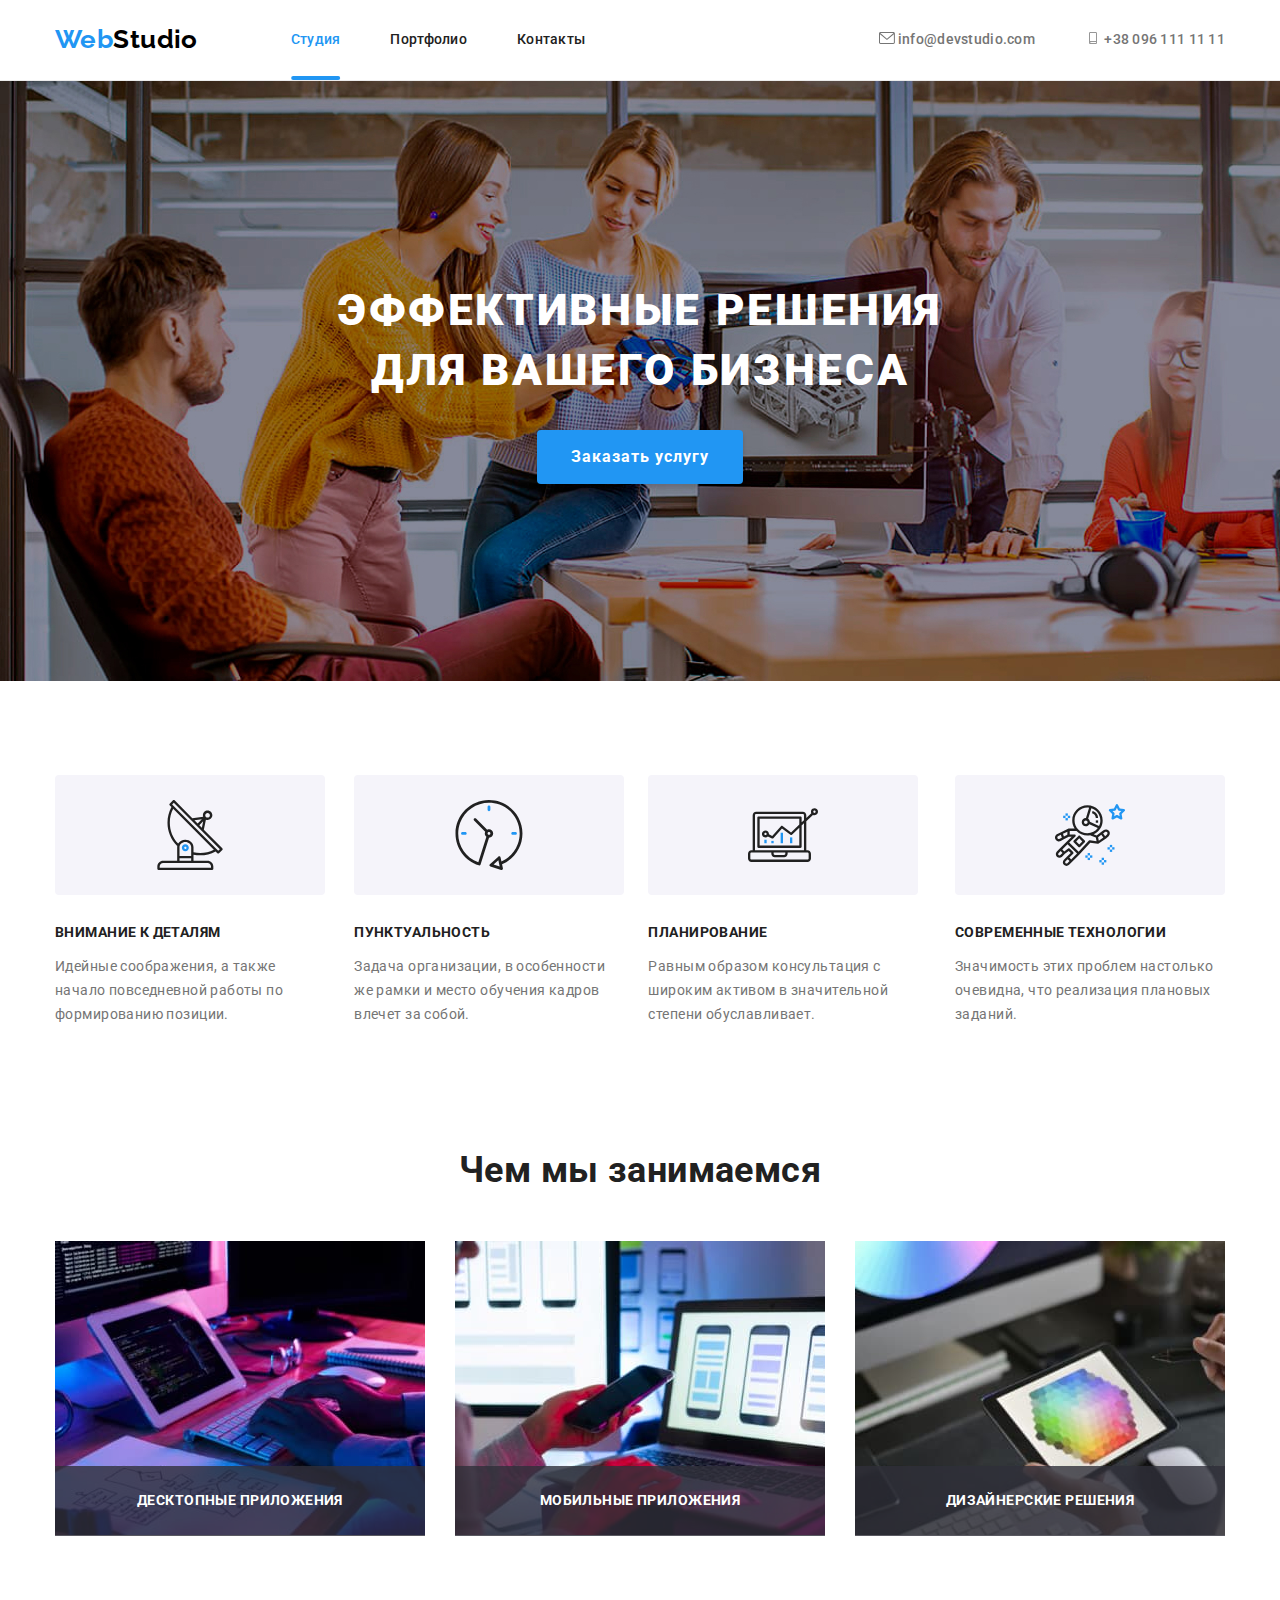
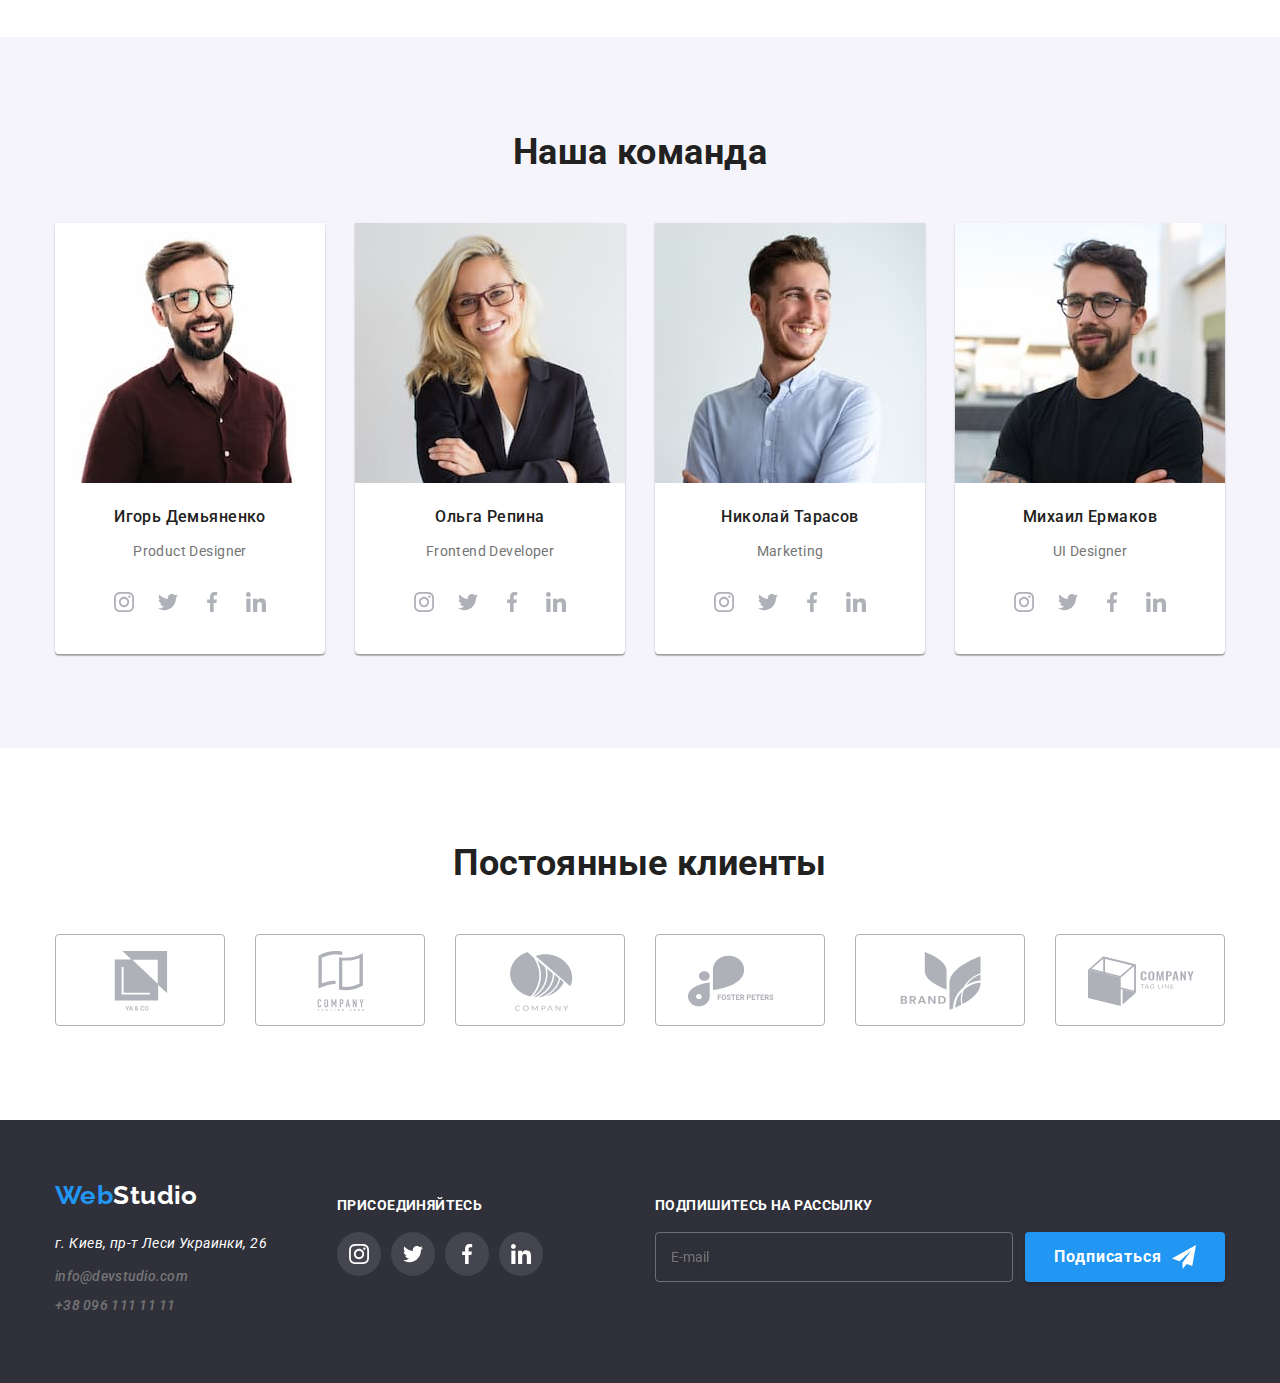
<file: index.html>
<!DOCTYPE html>
<html lang="ru">
  <head>
    <meta charset="UTF-8" />
    <meta http-equiv="X-UA-Compatible" content="IE=edge" />
    <meta name="viewport" content="width=device-width, initial-scale=1.0" />
    <title>Document</title>
    <link rel="preconnect" href="https://fonts.googleapis.com" />
    <link rel="preconnect" href="https://fonts.gstatic.com" crossorigin />
    <link
      href="https://fonts.googleapis.com/css2?family=Raleway:wght@700&family=Roboto:wght@400;500;700;900&display=swap"
      rel="stylesheet"
    />
    <link
      rel="stylesheet"
      href="https://cdnjs.cloudflare.com/ajax/libs/modern-normalize/1.1.0/modern-normalize.min.css"
    />
    <link rel="stylesheet" href="./css/styles.css" />
  </head>
  <body>
    <header>
      <div class="container">
        <nav class="nav">
          <a lang="en" class="logo-header" href="#"> <span class="logo-web">Web</span>Studio</a>
          <ul class="navigation">
            <li class="position"><a class="current" href="index.html">Студия</a></li>
            <li><a href="./portfolio.html">Портфолио</a></li>
            <li><a href="#">Контакты</a></li>
          </ul>

          <ul class="contacts">
            <li>
              <a href="mailto:info@devstudio.com">
                <svg class="icon-header" width="16" height="12">
                  <use href="./images/icons.svg#icon-envelope"></use>
                </svg>
                info@devstudio.com
              </a>
            </li>
            <li>
              <a class="contacts-item" href="tel:+380961111111">
                <svg class="icon-header" width="10" height="16">
                  <use href="./images/icons.svg#icon-smartphone"></use>
                </svg>
                +38 096 111 11 11
              </a>
            </li>
          </ul>
        </nav>
      </div>
    </header>
    <main>
      <!--Hero-->
      <section class="hero">
        <div class="container">
          <h1 class="hero-title">
            Эффективные решения <br />
            для вашего бизнеса
          </h1>
          <button class="button" data-modal-open>Заказать услугу</button>
        </div>
        <div class="backdrop is-hidden" data-modal>
          <div class="modal">
            <button class="modal-close" data-modal-close>
              <svg class="modal-close-icon" height="11" width="11">
                <use href="./images/icons.svg#close"></use>
              </svg>
            </button>
            <div class="modal-container">
              <span class="modal-title">Оставьте свои данные, мы вам перезвоним</span>
              <form action="modal">
                <label class="modal-label" for="username">
                  Имя
                  <input class="modal-input" type="text" name="username" required />
                  <svg class="icons-modal" height="18" width="18">
                    <use href="./images/icons.svg#icon-modal-person"></use>
                  </svg>
                </label>
                <label class="modal-label" for="tel-input">
                  Телефон
                  <input class="modal-input" type="tel" name="tel-input" id="tel-input" required />
                  <svg class="icons-modal" height="18" width="18">
                    <use href="./images/icons.svg#icon-modal-phone"></use>
                  </svg>
                </label>
                <label class="modal-label" for="email">
                  Почта
                  <input class="modal-input" type="email" name="email" id="email" required />
                  <svg class="icons-modal" height="18" width="18">
                    <use href="./images/icons.svg#icon-modal-email"></use>
                  </svg>
                </label>
                <label class="modal-label" for="textarea">
                  Комментарий
                  <textarea
                    class="modal-textarea"
                    name="textaea"
                    id="textarea"
                    cols="30"
                    rows="10"
                    placeholder="Введите текст"
                  ></textarea>
                </label>
                <!-- TO DO chande svg in checkbox -->
                <div class="modal-checkbox">
                  <input
                    type="checkbox"
                    id="checkbox"
                    name="checkbox"
                    class="modal-checkbox-input"
                  />
                  <label for="checkbox" name="checkbox">
                    <div class="custom-checkbox">
                      <svg height="15" width="15">
                        <use href="./images/icons.svg#icon-checked"></use>
                      </svg>
                    </div>
                    <p class="modal-checkbox-text">
                      Соглашаюсь с рассылкой и принимаю
                      <a href="#" class="modal-checkbox-agreament">Условия договора</a>
                    </p>
                  </label>
                </div>
                <button type="submit" class="modal-submit">Отправить</button>
              </form>
            </div>
          </div>
        </div>
      </section>
      <!--Переваги-->
      <section>
        <div class="container">
          <h2 class="advantage-title">Почему мы?</h2>
          <ul class="advantage-list">
            <li>
              <div class="icons-background">
                <svg class="icons-advantage" height="70" width="70">
                  <use href="./images/icons.svg#icon-antenna"></use>
                </svg>
              </div>
              <h3 class="advantage">Внимание к деталям</h3>
              <p class="advantage-text">
                Идейные соображения, а также начало повседневной работы по формированию позиции.
              </p>
            </li>
            <li>
              <div class="icons-background">
                <svg class="icons-advantage" height="70" width="70">
                  <use href="./images/icons.svg#icon-clock"></use>
                </svg>
              </div>
              <h3 class="advantage">Пунктуальность</h3>
              <p class="advantage-text">
                Задача организации, в особенности же рамки и место обучения кадров влечет за собой.
              </p>
            </li>
            <li>
              <div class="icons-background">
                <svg class="icons-advantage" height="70" width="70">
                  <use href="./images/icons.svg#icon-diagram"></use>
                </svg>
              </div>
              <h3 class="advantage">Планирование</h3>
              <p class="advantage-text">
                Равным образом консультация с широким активом в значительной степени обуславливает.
              </p>
            </li>
            <li>
              <div class="icons-background">
                <svg class="icons-advantage" height="70" width="70">
                  <use href="./images/icons.svg#icon-astronaut"></use>
                </svg>
              </div>
              <h3 class="advantage">Современные технологии</h3>
              <p class="advantage-text-last">
                Значимость этих проблем настолько очевидна, что реализация плановых заданий.
              </p>
            </li>
          </ul>
        </div>
      </section>
      <!--Чем мы занимаемся-->
      <section>
        <div class="container">
          <h2 class="title work">Чем мы занимаемся</h2>
          <ul class="work-list">
            <li class="work-list-item">
              <img
                class="work-list-image"
                src="./images/pc-img.jpg"
                width="370"
                height="294"
                alt="сотрудник работает за компьютером"
              />
              <div class="work-list-item-description">
                <p class="work-list-item-text">Десктопные приложения</p>
              </div>
            </li>
            <li class="work-list-item">
              <img
                src="./images/cellphone.jpg"
                width="370"
                height="294"
                alt="сотрудник работает с смартфоном и ноутбуком"
              />
              <div class="work-list-item-description">
                <p class="work-list-item-text">Мобильные приложения</p>
              </div>
            </li>
            <li class="work-list-item">
              <img
                src="./images/tablet.jpg"
                width="370"
                height="294"
                alt="сотрудник рисует на планшете"
              />
              <div class="work-list-item-description">
                <p class="work-list-item-text">Дизайнерские решения</p>
              </div>
            </li>
          </ul>
        </div>
      </section>
      <!--Наша команда-->
      <section class="team">
        <div class="container">
          <h2 class="title team">Наша команда</h2>
          <ul class="team-list">
            <li class="team-list-member">
              <img
                src="./images/igor-demjanenko.jpg"
                width="270"
                height="260"
                alt="Портрет Игоря Демяненко"
              />
              <h3 class="teammember-name">Игорь Демьяненко</h3>
              <p class="teammember-job" lang="en">Product Designer</p>
              <ul class="link-list">
                <li>
                  <a
                    class="link-list-item"
                    href="https://www.instagram.com/?hl=ru"
                    target="_blank"
                    rel="nofollow"
                  >
                    <svg class="team-icon" width="20" height="20">
                      <use href="./images/icons.svg#icon-instagram"></use>
                    </svg>
                  </a>
                </li>
                <li>
                  <a
                    class="link-list-item"
                    href="https://twitter.com/?lang=ru"
                    target="_blank"
                    rel="nofollow"
                  >
                    <svg class="team-icon" width="20" height="20">
                      <use href="./images/icons.svg#icon-twitter"></use>
                    </svg>
                  </a>
                </li>
                <li>
                  <a
                    class="link-list-item"
                    href="https://www.facebook.com/"
                    target="_blank"
                    rel="nofollow"
                  >
                    <svg class="team-icon" width="20" height="20">
                      <use href="./images/icons.svg#icon-facebook"></use>
                    </svg>
                  </a>
                </li>
                <li>
                  <a
                    class="link-list-item"
                    href="https://ru.linkedin.com/"
                    target="_blank"
                    rel="nofollow"
                  >
                    <svg class="team-icon" width="20" height="20">
                      <use href="./images/icons.svg#icon-linkedin"></use>
                    </svg>
                  </a>
                </li>
              </ul>
            </li>
            <li class="team-list-member">
              <img
                src="./images/olga-repina.jpg"
                width="270"
                height="260"
                alt="Портрет Ольги Репиной"
              />
              <h3 class="teammember-name">Ольга Репина</h3>
              <p class="teammember-job" lang="en">Frontend Developer</p>
              <ul class="link-list">
                <li>
                  <a
                    class="link-list-item"
                    href="https://www.instagram.com/?hl=ru"
                    target="_blank"
                    rel="nofollow"
                  >
                    <svg class="team-icon" width="20" height="20">
                      <use href="./images/icons.svg#icon-instagram"></use>
                    </svg>
                  </a>
                </li>
                <li>
                  <a
                    class="link-list-item"
                    href="https://twitter.com/?lang=ru"
                    target="_blank"
                    rel="nofollow"
                  >
                    <svg class="team-icon" width="20" height="20">
                      <use href="./images/icons.svg#icon-twitter"></use>
                    </svg>
                  </a>
                </li>
                <li>
                  <a
                    class="link-list-item"
                    href="https://www.facebook.com/"
                    target="_blank"
                    rel="nofollow"
                  >
                    <svg class="team-icon" width="20" height="20">
                      <use href="./images/icons.svg#icon-facebook"></use>
                    </svg>
                  </a>
                </li>
                <li>
                  <a
                    class="link-list-item"
                    href="https://ru.linkedin.com/"
                    target="_blank"
                    rel="nofollow"
                  >
                    <svg class="team-icon" width="20" height="20">
                      <use href="./images/icons.svg#icon-linkedin"></use>
                    </svg>
                  </a>
                </li>
              </ul>
            </li>
            <li class="team-list-member">
              <img
                src="./images/nikolaj-tarasov.jpg"
                width="270"
                height="260"
                alt="Портрет Николая Тарасова"
              />
              <h3 class="teammember-name">Hиколай Тарасов</h3>
              <p class="teammember-job" lang="en">Marketing</p>
              <ul class="link-list">
                <li>
                  <a
                    class="link-list-item"
                    href="https://www.instagram.com/?hl=ru"
                    target="_blank"
                    rel="nofollow"
                  >
                    <svg class="team-icon" width="20" height="20">
                      <use href="./images/icons.svg#icon-instagram"></use>
                    </svg>
                  </a>
                </li>
                <li>
                  <a
                    class="link-list-item"
                    href="https://twitter.com/?lang=ru"
                    target="_blank"
                    rel="nofollow"
                  >
                    <svg class="team-icon" width="20" height="20">
                      <use href="./images/icons.svg#icon-twitter"></use>
                    </svg>
                  </a>
                </li>
                <li>
                  <a
                    class="link-list-item"
                    href="https://www.facebook.com/"
                    target="_blank"
                    rel="nofollow"
                  >
                    <svg class="team-icon" width="20" height="20">
                      <use href="./images/icons.svg#icon-facebook"></use>
                    </svg>
                  </a>
                </li>
                <li>
                  <a
                    class="link-list-item"
                    href="https://ru.linkedin.com/"
                    target="_blank"
                    rel="nofollow"
                  >
                    <svg class="team-icon" width="20" height="20">
                      <use href="./images/icons.svg#icon-linkedin"></use>
                    </svg>
                  </a>
                </li>
              </ul>
            </li>
            <li class="team-list-member">
              <img
                src="./images/mihail-ermakov.jpg"
                width="270"
                height="260"
                alt="Портрет Михаила Ермакова"
              />
              <h3 class="teammember-name">Михаил Ермаков</h3>
              <p class="teammember-job" lang="en">UI Designer</p>
              <ul class="link-list">
                <li>
                  <a
                    class="link-list-item"
                    href="https://www.instagram.com/?hl=ru"
                    target="_blank"
                    rel="nofollow"
                  >
                    <svg class="team-icon" width="20" height="20">
                      <use href="./images/icons.svg#icon-instagram"></use>
                    </svg>
                  </a>
                </li>
                <li>
                  <a
                    class="link-list-item"
                    href="https://twitter.com/?lang=ru"
                    target="_blank"
                    rel="nofollow"
                  >
                    <svg class="team-icon" width="20" height="20">
                      <use href="./images/icons.svg#icon-twitter"></use>
                    </svg>
                  </a>
                </li>
                <li>
                  <a
                    class="link-list-item"
                    href="https://www.facebook.com/"
                    target="_blank"
                    rel="nofollow"
                  >
                    <svg class="team-icon" width="20" height="20">
                      <use href="./images/icons.svg#icon-facebook"></use>
                    </svg>
                  </a>
                </li>
                <li>
                  <a
                    class="link-list-item"
                    href="https://ru.linkedin.com/"
                    target="_blank"
                    rel="nofollow"
                  >
                    <svg class="team-icon" width="20" height="20">
                      <use href="./images/icons.svg#icon-linkedin"></use>
                    </svg>
                  </a>
                </li>
              </ul>
            </li>
          </ul>
        </div>
      </section>
      <!-- Постоянные клиенты -->
      <section>
        <div class="container">
          <h2 class="title clients-title">Постоянные клиенты</h2>
          <ul class="clients-list">
            <li class="clients-item">
              <a class="client-link" href="#">
                <svg width="106" height="60">
                  <use class="client-icon" href="./images/icons.svg#icon-logo-one"></use>
                </svg>
              </a>
            </li>
            <li class="clients-item">
              <a class="client-link" href="#">
                <svg width="106" height="60">
                  <use class="client-icon" href="./images/icons.svg#icon-logo-two"></use>
                </svg>
              </a>
            </li>
            <li class="clients-item">
              <a class="client-link" href="#">
                <svg width="106" height="60">
                  <use class="client-icon" href="./images/icons.svg#icon-logo-three"></use>
                </svg>
              </a>
            </li>
            <li class="clients-item">
              <a class="client-link" href="#">
                <svg width="106" height="60">
                  <use class="client-icon" href="./images/icons.svg#icon-logo-four"></use>
                </svg>
              </a>
            </li>
            <li class="clients-item">
              <a class="client-link" href="#">
                <svg width="106" height="60">
                  <use class="client-icon" href="./images/icons.svg#icon-logo-five"></use>
                </svg>
              </a>
            </li>
            <li class="clients-item">
              <a class="client-link" href="#">
                <svg width="106" height="60">
                  <use class="client-icon" href="./images/icons.svg#icon-logo-six"></use>
                </svg>
              </a>
            </li>
          </ul>
        </div>
      </section>
    </main>
    <footer class="footer">
      <div class="container footer-flex">
        <address>
          <div class="footer-address">
            <a class="logo-footer" href="#"><span class="logo-web">Web</span>Studio</a> <br />
            <span class="address"> г. Киев, пр-т Леси Украинки, 26 <br /></span>
            <div class="contacts-footer">
              <span class="mail"
                ><a href="mailto:info@devstudio.com">info@devstudio.com</a> <br
              /></span>
              <span class="mail"><a href="tel:+380961111111">+38 096 111 11 11</a></span>
            </div>
          </div>
        </address>
        <div class="join">
          <p class="footer-title">присоединяйтесь</p>
          <ul class="footer-link-list">
            <li>
              <a
                class="footer-link"
                href="https://www.instagram.com/?hl=ru"
                target="_blank"
                rel="nofollow"
              >
                <svg class="footer-icon" width="20" height="20">
                  <use href="./images/icons.svg#icon-instagram"></use>
                </svg>
              </a>
            </li>
            <li>
              <a
                class="footer-link"
                href="https://twitter.com/?lang=ru"
                target="_blank"
                rel="nofollow"
              >
                <svg class="footer-icon" width="20" height="20">
                  <use href="./images/icons.svg#icon-twitter"></use>
                </svg>
              </a>
            </li>
            <li>
              <a
                class="footer-link"
                href="https://www.facebook.com/"
                target="_blank"
                rel="nofollow"
              >
                <svg class="footer-icon" width="20" height="20">
                  <use href="./images/icons.svg#icon-facebook"></use>
                </svg>
              </a>
            </li>
            <li>
              <a class="footer-link" href="https://ru.linkedin.com/" target="_blank" rel="nofollow">
                <svg class="footer-icon" width="20" height="20">
                  <use href="./images/icons.svg#icon-linkedin"></use>
                </svg>
              </a>
            </li>
          </ul>
        </div>
        <div class="subscribe">
          <p class="footer-title">Подпишитесь на рассылку</p>
          <div class="footer-form">
            <form action="">
              <label for="email">
                <input
                  class="footer-input"
                  type="email"
                  name="email"
                  id="email"
                  placeholder="E-mail"
                />
              </label>
            </form>
            <button type="submit" class="footer-button">
              Подписаться
              <svg class="footer-form-icon" width="24" height="24">
                <use href="./images/icons.svg#icon-send"></use>
              </svg>
            </button>
          </div>
        </div>
      </div>
    </footer>
    <script src="./js/modal.js"></script>
  </body>
</html>
</file>
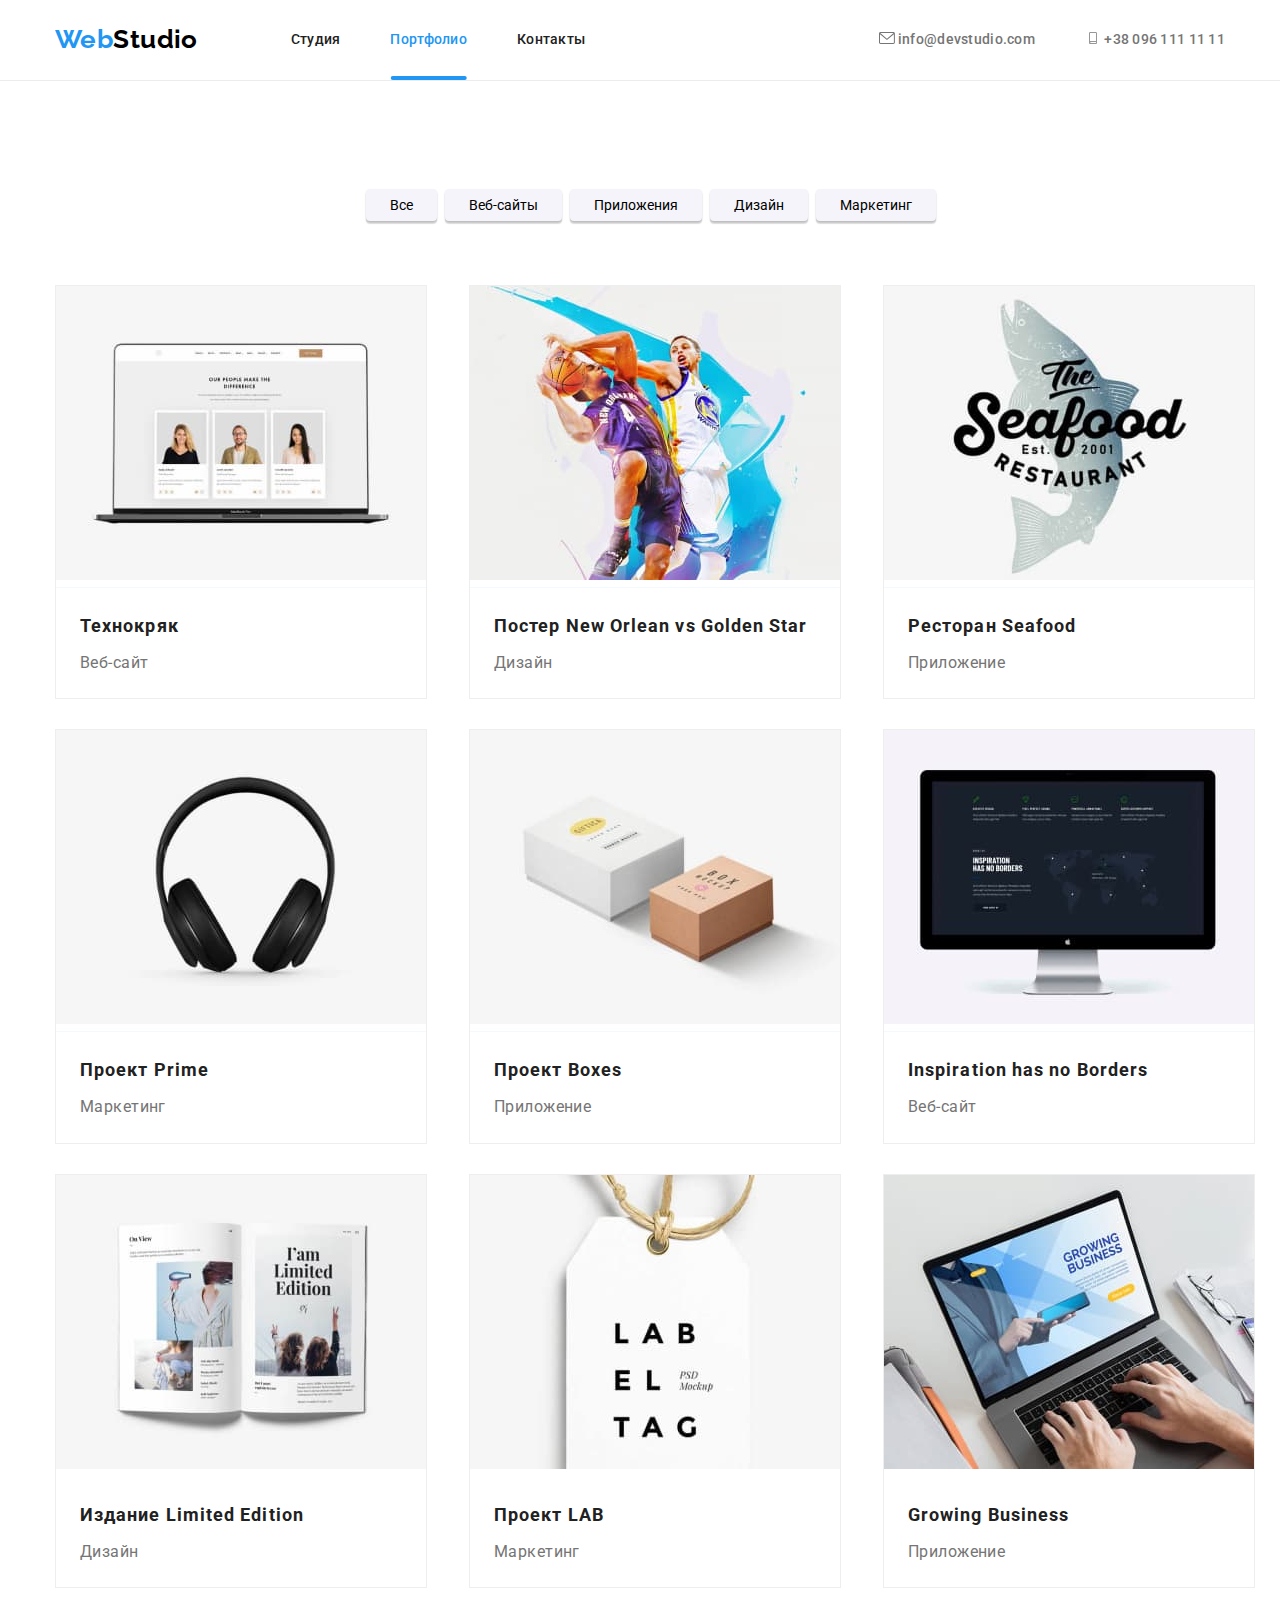
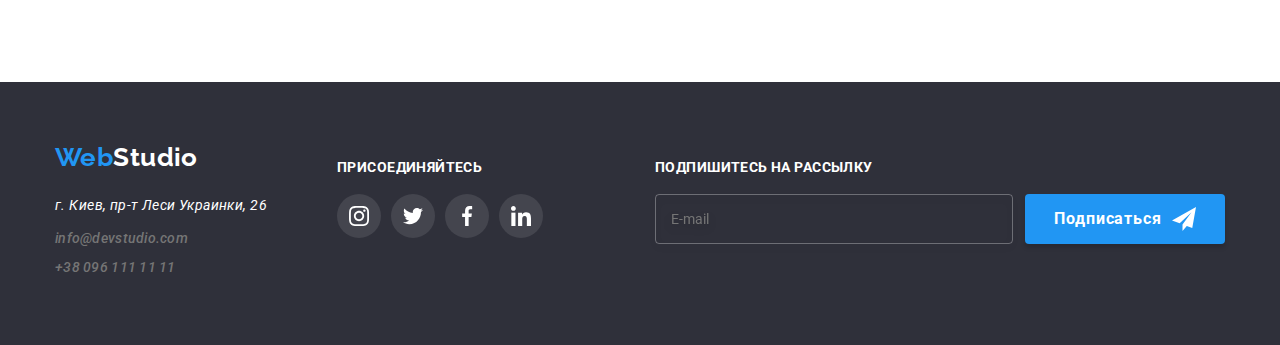
<file: portfolio.html>
<!DOCTYPE html>
<html lang="en">
  <head>
    <meta charset="UTF-8" />
    <meta http-equiv="X-UA-Compatible" content="IE=edge" />
    <meta name="viewport" content="width=device-width, initial-scale=1.0" />
    <title>Document</title>
    <link rel="preconnect" href="https://fonts.googleapis.com" />
    <link rel="preconnect" href="https://fonts.gstatic.com" crossorigin />
    <link
      href="https://fonts.googleapis.com/css2?family=Raleway:wght@700&family=Roboto:wght@400;500;700;900&display=swap"
      rel="stylesheet"
    />
    <link
      rel="stylesheet"
      href="https://cdnjs.cloudflare.com/ajax/libs/modern-normalize/1.1.0/modern-normalize.min.css"
    />
    <link rel="stylesheet" href="./css/styles.css" />
  </head>
  <body>
    <header>
      <div class="container">
        <nav class="nav">
          <a lang="en" class="logo-header" href="#"> <span class="logo-web">Web</span>Studio</a>
          <ul class="navigation">
            <li><a href="index.html">Студия</a></li>
            <li class="position"><a class="current" href="./portfolio.html">Портфолио</a></li>
            <li><a href="#">Контакты</a></li>
          </ul>
          <!-- TO DO! hover icon+link and icon margin-right:10px -->
          <ul class="contacts">
            <li>
              <a href="mailto:info@devstudio.com">
                <svg class="icon-header" width="16" height="12">
                  <use href="./images/icons.svg#icon-envelope"></use>
                </svg>
                info@devstudio.com
              </a>
            </li>
            <li>
              <a class="contacts-item" href="tel:+380961111111">
                <svg class="icon-header" width="10" height="16">
                  <use href="./images/icons.svg#icon-smartphone"></use>
                </svg>
                +38 096 111 11 11
              </a>
            </li>
          </ul>
        </nav>
      </div>
    </header>
    <main>
      <section>
        <!-- to do: insert background -->
        <div class="container">
          <div class="portfolio">
            <h1 class="advantage-title">Портфолио</h1>
            <ul class="filter">
              <li><button type="button" class="btn">Все</button></li>
              <li><button type="button" class="btn">Веб-сайты</button></li>
              <li><button type="button" class="btn">Приложения</button></li>
              <li><button type="button" class="btn">Дизайн</button></li>
              <li><button type="button" class="btn">Маркетинг</button></li>
            </ul>
            <ul class="card-list">
              <li class="card-list-item">
                <div class="overflow">
                  <img class="" src="./images/tehnocrjak.jpg" alt="Веб-сайт на ноутбуке" />
                  <div class="overlay">
                    <p class="overlay-text">
                      Технокряк это современная площадка распространения коронавируса. Компании
                      используют эту платформу для цифрового шпионажа и атак на защищённые сервера
                      конкурентов.
                    </p>
                  </div>
                </div>
                <div class="card-list-text">
                  <h2 class="portfolio-title">Технокряк</h2>
                  <p class="portfolio-description">Веб-сайт</p>
                </div>
              </li>
              <li class="card-list-item">
                <div class="overflow">
                  <img src="./images/basketball.jpg" alt="игра в баскетбол" />
                  <div class="overlay">
                    <p class="overlay-text">
                      Технокряк это современная площадка распространения коронавируса. Компании
                      используют эту платформу для цифрового шпионажа и атак на защищённые сервера
                      конкурентов.
                    </p>
                  </div>
                </div>
                <div class="card-list-text">
                  <h2 class="portfolio-title">Постер New Orlean vs Golden Star</h2>
                  <p class="portfolio-description">Дизайн</p>
                </div>
              </li>
              <li class="card-list-item">
                <div class="overflow">
                  <img src="./images/restaurant.jpg" alt="лого ресторана" />
                  <div class="overlay">
                    <p class="overlay-text">
                      Технокряк это современная площадка распространения коронавируса. Компании
                      используют эту платформу для цифрового шпионажа и атак на защищённые сервера
                      конкурентов.
                    </p>
                  </div>
                </div>
                <div class="card-list-text">
                  <h2 class="portfolio-title">Ресторан Seafood</h2>
                  <p class="portfolio-description">Приложение</p>
                </div>
              </li>
              <li class="card-list-item">
                <div class="overflow">
                  <img src="./images/headphones.jpg" alt="наушники" />
                  <div class="overlay">
                    <p class="overlay-text">
                      Технокряк это современная площадка распространения коронавируса. Компании
                      используют эту платформу для цифрового шпионажа и атак на защищённые сервера
                      конкурентов.
                    </p>
                  </div>
                </div>
                <div class="card-list-text">
                  <h2 class="portfolio-title">Проект Prime</h2>
                  <p class="portfolio-description">Маркетинг</p>
                </div>
              </li>
              <li class="card-list-item">
                <div class="overflow">
                  <img src="./images/box.jpg" alt="две коробки" />
                  <div class="overlay">
                    <p class="overlay-text">
                      Технокряк это современная площадка распространения коронавируса. Компании
                      используют эту платформу для цифрового шпионажа и атак на защищённые сервера
                      конкурентов.
                    </p>
                  </div>
                </div>
                <div class="card-list-text">
                  <h2 class="portfolio-title">Проект Boxes</h2>
                  <p class="portfolio-description">Приложение</p>
                </div>
              </li>
              <li class="card-list-item">
                <div class="overflow">
                  <img src="./images/monitor.jpg" alt="монитор" />
                  <div class="overlay">
                    <p class="overlay-text">
                      Технокряк это современная площадка распространения коронавируса. Компании
                      используют эту платформу для цифрового шпионажа и атак на защищённые сервера
                      конкурентов.
                    </p>
                  </div>
                </div>
                <div class="card-list-text">
                  <h2 class="portfolio-title">Inspiration has no Borders</h2>
                  <p class="portfolio-description">Веб-сайт</p>
                </div>
              </li>
              <li class="card-list-item">
                <div class="overflow">
                  <img src="./images/book.jpg" alt="раскрытая книга" />
                  <div class="overlay">
                    <p class="overlay-text">
                      Технокряк это современная площадка распространения коронавируса. Компании
                      используют эту платформу для цифрового шпионажа и атак на защищённые сервера
                      конкурентов.
                    </p>
                  </div>
                </div>
                <div class="card-list-text">
                  <h2 class="portfolio-title">Издание Limited Edition</h2>
                  <p class="portfolio-description">Дизайн</p>
                </div>
              </li>
              <li class="card-list-item">
                <div class="overflow">
                  <img src="./images/lable.jpg" alt="лейбл" />
                  <div class="overlay">
                    <p class="overlay-text">
                      Технокряк это современная площадка распространения коронавируса. Компании
                      используют эту платформу для цифрового шпионажа и атак на защищённые сервера
                      конкурентов.
                    </p>
                  </div>
                </div>
                <div class="card-list-text">
                  <h2 class="portfolio-title">Проект LAB</h2>
                  <p class="portfolio-description">Маркетинг</p>
                </div>
              </li>
              <li class="card-list-item">
                <div class="overflow">
                  <img src="./images/notebook.jpg" alt="сотрудник работает за ноутбуком" />
                  <div class="overlay">
                    <p class="overlay-text">
                      Технокряк это современная площадка распространения коронавируса. Компании
                      используют эту платформу для цифрового шпионажа и атак на защищённые сервера
                      конкурентов.
                    </p>
                  </div>
                </div>
                <div class="card-list-text">
                  <h2 class="portfolio-title">Growing Business</h2>
                  <p class="portfolio-description">Приложение</p>
                </div>
              </li>
            </ul>
          </div>
        </div>
      </section>
    </main>
    <footer class="footer">
      <div class="container footer-flex">
        <address>
          <div class="footer-address">
            <a class="logo-footer" href="#"><span class="logo-web">Web</span>Studio</a> <br />
            <span class="address"> г. Киев, пр-т Леси Украинки, 26 <br /></span>
            <div class="contacts-footer">
              <span class="mail"
                ><a href="mailto:info@devstudio.com">info@devstudio.com</a> <br
              /></span>
              <span class="mail"><a href="tel:+380961111111">+38 096 111 11 11</a></span>
            </div>
          </div>
        </address>
        <div class="join">
          <p class="footer-title">присоединяйтесь</p>
          <ul class="footer-link-list">
            <li>
              <a
                class="footer-link"
                href="https://www.instagram.com/?hl=ru"
                target="_blank"
                rel="nofollow"
              >
                <svg class="footer-icon" width="20" height="20">
                  <use href="./images/icons.svg#icon-instagram"></use>
                </svg>
              </a>
            </li>
            <li>
              <a
                class="footer-link"
                href="https://twitter.com/?lang=ru"
                target="_blank"
                rel="nofollow"
              >
                <svg class="footer-icon" width="20" height="20">
                  <use href="./images/icons.svg#icon-twitter"></use>
                </svg>
              </a>
            </li>
            <li>
              <a
                class="footer-link"
                href="https://www.facebook.com/"
                target="_blank"
                rel="nofollow"
              >
                <svg class="footer-icon" width="20" height="20">
                  <use href="./images/icons.svg#icon-facebook"></use>
                </svg>
              </a>
            </li>
            <li>
              <a class="footer-link" href="https://ru.linkedin.com/" target="_blank" rel="nofollow">
                <svg class="footer-icon" width="20" height="20">
                  <use href="./images/icons.svg#icon-linkedin"></use>
                </svg>
              </a>
            </li>
          </ul>
        </div>
        <div class="subscribe">
          <p class="footer-title">Подпишитесь на рассылку</p>
          <div class="footer-form">
            <form action="">
              <label for="email">
                <input
                  class="footer-input"
                  type="email"
                  name="email"
                  id="email"
                  placeholder="E-mail"
                />
              </label>
            </form>
            <button type="submit" class="footer-button">
              Подписаться
              <svg class="footer-form-icon" width="24" height="24">
                <use href="./images/icons.svg#icon-send"></use>
              </svg>
            </button>
          </div>
        </div>
      </div>
    </footer>
  </body>
</html>
</file>
<file: css/styles.css>
html {
  box-sizing: border-box;
}
*,
*::before,
*::after {
  box-sizing: inherit;
}

:root {
  --accent-color: #2196f3;
  --title-color: #212121;
  --text-color: #757575;
  --accent-white: #ffffff;
  --logo-secondary-color: #000000;
  --background-color: #f5f4fa;
  --hero-background-color: #2f303a;
  --header-border-color: #ececec;
  --logo-color: #afb1b8;
}

.container {
  width: 1200px;
  margin: 0 auto;
  /* outline: 1px solid red; */
  padding-left: 15px;
  padding-right: 15px;
}
ul {
  padding-left: 0;
}
li {
  list-style-type: none;
}
a {
  text-decoration: none;
}
body {
  color: var(--text-color);
  font-family: 'Roboto', sans-serif;
  letter-spacing: 0.03em;
  font-size: 14px;
  line-height: 1.71;
}
h2,
h3 {
  color: var(--title-color);
}
img {
  z-index: 0;
}
section {
  /* padding-top: 94px; */
  padding-bottom: 94px;
}
/* HEADER */
header {
  border-bottom: 1px solid var(--header-border-color);
}
/* Logo */
.nav {
  display: flex;
  align-items: center;
  height: 80px;
}
.logo-header {
  color: var(--logo-secondary-color);
  font-family: 'raleway', sans-serif;
  font-weight: 700;
  font-size: 26px;
  line-height: 1.2;
  margin-bottom: 0;
  margin-right: 93px;
}
.logo-web {
  color: var(--accent-color);
  font-family: 'raleway', sans-serif;
}
.navigation {
  display: flex;
}
.navigation :last-child,
.contacts :last-child {
  margin-right: 0;
}

.navigation a {
  color: var(--title-color);
  font-weight: 500;
  font-size: 14px;
  line-height: 1.14;
  letter-spacing: 0.02em;
  margin-bottom: 0;
  transition-property: fill, color;
  transition-duration: 250ms;
  transition-timing-function: cubic-bezier(0.4, 0, 0.2, 1);
}
.navigation :focus,
.navigation :hover,
.contacts :hover,
.contacts :focus,
.contacts :hover use,
.contacts :focus use {
  color: var(--accent-color);
  fill: var(--accent-color);
}
.position {
  position: relative;
}
a.current::after {
  content: '';
  display: block;
  height: 4px;
  width: 100%;
  background-color: var(--accent-color);
  border-radius: 2px;
  position: absolute;
  left: 50%;
  transform: translate(-50%);
  top: 48px;
}
.navigation a.current {
  color: var(--accent-color);
  fill: var(--accent-color);
}

.navigation > li,
.contacts > li {
  padding: 0;
  margin-right: 50px;
}
.navigation > li > a,
.contacts > li > a {
  padding-top: 32px;
  padding-bottom: 32px;
}
.contacts a {
  color: var(--text-color);
  font-weight: 500;
  font-size: 14px;
  line-height: 1.14;
  letter-spacing: 0.02em;
  transition-property: fill, color;
  transition-duration: 250ms;
  transition-timing-function: cubic-bezier(0.4, 0, 0.2, 1);
}
.contacts svg use {
  transition-property: fill, color;
  transition-duration: 250ms;
  transition-timing-function: cubic-bezier(0.4, 0, 0.2, 1);
}
.contacts {
  display: flex;
  margin-top: 0;
  margin-bottom: 0;
  margin-left: auto;
}
.icon-header {
  width: 16px;
  height: 12px;
  fill: var(--text-color);
  margin-right: 10px;
}

/* HERO */
.hero {
  margin-top: 0;
  max-width: 1600px;
  height: 600px;
  padding: 200px 0;
  background-color: var(--hero-background-color);
  background-image: url(../images/hero-bgi.jpg);
  margin-left: auto;
  margin-right: auto;
}
.hero-title {
  color: var(--accent-white);
  font-weight: 900;
  font-size: 44px;
  line-height: 1.36;
  text-align: center;
  letter-spacing: 0.06em;
  text-transform: uppercase;
  margin-bottom: 30;
  margin-top: 0;
}
.button {
  color: var(--accent-white);
  background-color: var(--accent-color);
  font-weight: bold;
  font-size: 16px;
  line-height: 1.87;
  text-align: center;
  letter-spacing: 0.06em;
  padding: 10px 32px;
  border-radius: 4px;
  box-shadow: 0px 4px 4px rgba(0, 0, 0, 0.15);
  border-color: transparent;
  display: block;
  margin-left: auto;
  margin-right: auto;
  transition-property: background-color;
  transition-duration: 250ms;
  transition-timing-function: cubic-bezier(0.4, 0, 0.2, 1);
}

.button:focus,
.button:hover {
  cursor: pointer;
  background-color: #188ce8;
  box-shadow: 0px 4px 4px rgba(0, 0, 0, 0.15);
  border-radius: 4px;
}
/* Hero-modal */

.backdrop {
  position: fixed;
  top: 0;
  left: 0;
  width: 100%;
  height: 100%;
  background-color: rgba(0, 0, 0, 0.2);
  z-index: 1;
  opacity: 1;
  transition-property: opacity, visibility;
  transition-duration: 250ms;
  transition-timing-function: cubic-bezier(0.4, 0, 0.2, 1);
}

.is-hidden {
  visibility: hidden;
  opacity: 0;
  pointer-events: none;
}

.modal {
  position: fixed;
  height: 581px;
  width: 528px;
  background-color: #fff;
  box-shadow: 0px 1px 3px rgba(0, 0, 0, 0.12), 0px 1px 1px rgba(0, 0, 0, 0.14),
    0px 2px 1px rgba(0, 0, 0, 0.2);
  border-radius: 4px;
  top: 50%;
  left: 50%;
  transform: translate(-50%, -50%);
}

.modal-close {
  position: absolute;
  top: 8px;
  right: 8px;
  border-radius: 50%;
  background-color: #fff;
  width: 30px;
  height: 30px;
  border: 1px solid rgba(0, 0, 0, 0.1);
  fill: var(--logo-secondary-color);
  transition-property: fill;
  transition-duration: 250ms;
  transition-timing-function: linear;
}
.modal-close:hover {
  cursor: pointer;
  fill: var(--accent-color);
}
.modal-container {
  padding: 40px;
}
.modal-title {
  display: block;

  padding-right: auto;
  padding-left: auto;
  margin-bottom: 12px;

  font-weight: 700;
  font-size: 20px;
  line-height: 1.15;
  text-align: center;
  letter-spacing: 0.03em;

  color: var(--title-color);
}
.modal-label {
  display: block;
  position: relative;
}

.modal-input {
  display: block;
  height: 40px;
  width: 100%;
  margin-bottom: 10px;
  padding-left: 42px;

  border: 1px solid rgba(33, 33, 33, 0.2);
  border-radius: 4px;

  transition-property: outline, border, border-radius;
  transition-duration: 250ms;
  transition-timing-function: cubic-bezier(0.4, 0, 0.2, 1);
}
.modal-input:focus {
  outline: none;
  border: 1px solid var(--accent-color);
  border-radius: 4px;
}
.modal-input:focus + .icons-modal {
  fill: var(--accent-color);
}
.icons-modal {
  position: absolute;
  left: 12px;
  bottom: 11px;

  fill: var(--title-color);

  transition-property: fill;
  transition-duration: 250ms;
  transition-timing-function: cubic-bezier(0.4, 0, 0.2, 1);
}
.modal-textarea {
  display: block;
  height: 120px;
  width: 100%;
  margin-bottom: 20px;
  padding-top: 12px;
  padding-bottom: 12px;
  padding-left: 16px;
  padding-right: 16px;

  transition-property: outline, border, border-radius;
  transition-duration: 250ms;
  transition-timing-function: cubic-bezier(0.4, 0, 0.2, 1);

  resize: none;

  border: 1px solid rgba(33, 33, 33, 0.2);
  border-radius: 4px;
}
.modal-textarea:focus {
  outline: none;
  border: 1px solid var(--accent-color);
  border-radius: 4px;
}
.modal-checkbox {
  position: relative;
  display: flex;
  align-items: center;
  height: 24px;
  margin-bottom: 30px;
}
input[type='checkbox'] {
  position: absolute;
  white-space: nowrap;
  width: 1px;
  height: 1px;
  overflow: hidden;
  border: 0;
  padding: 0;
  clip: rect(0 0 0 0);
  clip-path: inset(50%);
  margin: -1px;
}
.custom-checkbox {
  position: absolute;
  top: 50%;
  left: 12px;
  transform: translateY(-50%);
  width: 16px;
  height: 15px;
  border: 2px solid var(--title-color);
  border-radius: 2px;
  fill: transparent;
  background-origin: border-box;
}
.custom-checkbox svg {
  margin-left: 1px;
  margin-top: 2px;
}
input[type='checkbox']:checked + label > .custom-checkbox {
  background-color: var(--accent-color);
  border: transparent;
  fill: var(--accent-white);
}
.modal-checkbox-text {
  font-weight: 400;
  font-size: 14px;
  line-height: 1.71;
  letter-spacing: 0.03em;
  color: var(--text-color);
  margin-left: 36px;
  margin-top: 0;
  margin-bottom: 0;
}
.modal-checkbox-agreament {
  font-weight: 400;
  font-size: 14px;
  line-height: 1.71;
  letter-spacing: 0.03em;
  text-decoration-line: underline;
  color: var(--accent-color);
}
.modal-submit {
  display: flex;
  align-items: center;
  text-align: center;
  justify-content: center;

  font-weight: 700;
  font-size: 16px;
  line-height: 1.87;
  letter-spacing: 0.06em;

  color: var(--accent-white);
  background-color: var(--accent-color);
  height: 50px;
  width: 200px;
  margin-right: auto;
  margin-left: auto;

  box-shadow: 0px 4px 4px rgba(0, 0, 0, 0.15);
  border-radius: 4px;
  border: transparent;

  cursor: pointer;

  transition-property: background-color;
  transition-duration: 250ms;
  transition-timing-function: cubic-bezier(0.4, 0, 0.2, 1);
}
.modal-submit:hover,
.modal-submit:focus {
  background-color: #188ce8;
}
/* Advantages */
.advantage-title {
  display: none;
}
.icons-background {
  width: 270px;
  height: 120px;
  background-color: var(--background-color);
  margin-bottom: 30px;
  border-radius: 4px;
  padding: 25px 100px;
}
.container > ul {
  margin-top: 0;
}
.advantage {
  font-weight: 700;
  font-size: 14px;
  line-height: 1.14;
  text-transform: uppercase;
  margin-bottom: 10px;
  margin-top: 0;
}
.advantage-list {
  display: flex;
  padding-top: 94px;
}
.advantage-text {
  justify-content: space-between;
  margin-right: 30px;
}
.advantage-text-last {
  margin-right: 0;
}

/* What do we do + team */
.title {
  font-weight: 700;
  font-size: 36px;
  line-height: 1.17;
  text-align: center;
  margin-top: 0;
  margin-bottom: 50px;
}
.work {
  margin-top: 0;
}
.work-list {
  display: flex;
  flex-basis: ((100%-60px)/3);
  margin-bottom: 0;
  margin-top: 0;
  padding-bottom: 0;
}
.work-list-item {
  position: relative;
  margin-right: 30px;
}
.work-list :last-child {
  margin-right: 0;
}

.work-list-item-description {
  width: 370px;
  height: 70px;
  background: rgba(47, 48, 58, 0.8);
  position: absolute;

  bottom: 7px;
}
.work-list-item-text {
  font-size: 14px;
  font-weight: 700;
  line-height: 1.14;
  text-align: center;
  letter-spacing: 0.03em;
  text-transform: uppercase;
  color: var(--accent-white);
  padding-top: 27px;
  margin: 0;
}
.teammember-name {
  color: var(--title-color);
  font-weight: 500;
  font-size: 16px;
  line-height: 1.19;
  margin-bottom: 0;
}
.teammember-job {
  margin-bottom: 0;
}
.team {
  background-color: var(--background-color);
}
.title.team {
  padding-top: 94px;
}
.team-list {
  display: flex;
  justify-content: space-between;
  margin-bottom: 0;
  text-align: center;
}
.team-list-member {
  background-color: #fff;
  box-shadow: 0px 1px 3px rgba(0, 0, 0, 0.12), 0px 1px 1px rgba(0, 0, 0, 0.14),
    0px 2px 1px rgba(0, 0, 0, 0.2);
  border-radius: 0px 0px 4px 4px;
}
.link-list {
  display: flex;
  justify-content: center;
}
.link-list-item {
  display: block;
  border-radius: 50%;
  height: 44px;
  width: 44px;
  margin-top: 16px;
  margin-bottom: 30px;
  fill: var(--logo-color);
  transition-property: background-color, fill;
  transition-duration: 250ms;
  transition-timing-function: cubic-bezier(0.4, 0, 0.2, 1);
}

.team-icon {
  margin-top: 12px;
}
.link-list-item:hover,
.link-list-item:focus {
  background-color: var(--accent-color);
  fill: #fff;
  cursor: pointer;
}
/* clients section */
.clients-title {
  padding-top: 94px;
}
.clients-list {
  display: flex;
  justify-content: space-between;
  margin-bottom: 0;
}
.client-link:hover,
.client-link:focus {
  fill: var(--accent-color);
  border: 1px solid var(--accent-color);
  cursor: pointer;
  border-radius: 4px;
}
.client-icon {
  width: 106px;
  height: 60px;
}
.client-link {
  border: 1px solid #afb1b8;
  border-radius: 4px;
  width: 170px;
  height: 92px;
  display: block;
  padding: 16px 32px;
  fill: var(--logo-color);
  transition-property: border, fill;
  transition-duration: 250ms;
  transition-timing-function: cubic-bezier(0.4, 0, 0.2, 1);
}
/* Portfolio buttons */
.filter {
  color: var(--title-color);
  display: flex;
  justify-content: center;
  padding-bottom: 50px;
}
.filter > li {
  margin-right: 8px;
  margin-top: 94px;
}
.btn {
  background: #f5f4fa;
  padding: 6px 22px;
  box-shadow: 0px 3px 1px rgba(0, 0, 0, 0.1), 0px 1px 2px rgba(0, 0, 0, 0.08),
    0px 2px 2px rgba(0, 0, 0, 0.12);
  border-radius: 4px;
  border-color: transparent;
  transition-property: background-color, color;
  transition-duration: 250ms;
  transition-timing-function: cubic-bezier(0.4, 0, 0.2, 1);
}
.filter :hover,
.filter :focus {
  color: var(--accent-white);
  background-color: var(--accent-color);
  cursor: pointer;
  border-radius: 4px;
}
/* Portfolio */
.portfolio {
  margin-bottom: -30px;
  margin-right: -30px;
}
.portfolio-title {
  font-weight: 700;
  font-size: 18px;
  line-height: 2;
  letter-spacing: 0.06em;
}
.portfolio-description {
  font-size: 16px;
  line-height: 1.9;
}
.card-list {
  margin-bottom: 0;
  display: flex;
  flex-wrap: wrap;
  justify-content: space-between;
  flex-basis: calc(100% / 3 - 30px);
}
.card-list > li > p {
  margin-bottom: 0;
}
.card-list-item {
  background: #ffffff;
  border: 1px solid #eeeeee;
  margin-bottom: 30px;
  min-width: 370px;

  transition-property: box-shadow;
  transition-duration: 250ms;
  transition-timing-function: cubic-bezier(0.4, 0, 0.2, 1);
}
.overflow {
  position: relative;
  overflow: hidden;
}
.overlay {
  position: absolute;
  top: 0;
  left: 0;
  width: 100%;
  height: 100%;
  background-color: var(--accent-color);
  transform: translateY(100%);
  transition: transform 250ms ease;
  z-index: 0;
}
.overlay-text {
  margin: 0;
  font-size: 18px;
  line-height: 1.56;
  letter-spacing: 0.03em;
  color: var(--accent-white);
  padding-top: 63px;
  padding-bottom: 63px;
  padding-right: 23px;
  padding-left: 23px;
}
.card-list-item:hover {
  box-shadow: 0px 1px 1px rgba(0, 0, 0, 0.12), 0px 4px 4px rgba(0, 0, 0, 0.06),
    1px 4px 6px rgba(0, 0, 0, 0.16);
  cursor: pointer;
}
.card-list-item:hover .overlay {
  transform: translateY(0%);
}
.card-list-text {
  margin: 20px 24px;
}
.portfolio-title {
  margin-bottom: 4px;
}
.portfolio-description {
  margin-top: 0;
}
/* FOOTER */
.footer {
  background-color: var(--hero-background-color);
  padding: 60px 0;
}
.logo-footer {
  color: var(--accent-white);
  font-family: 'raleway', sans-serif;
  font-weight: 700;
  font-size: 26px;
  line-height: 1.2;
  font-style: normal;
}
.footer-flex {
  display: flex;
}
.address {
  color: var(--accent-white);
  font-size: 14px;
  line-height: 1.71;
  display: inline-block;
  margin-top: 20px;
}
.contacts-footer {
  margin-top: 9px;
}
.contacts-footer a {
  color: var(--text-color);
  font-weight: 500;
  font-size: 14px;
  line-height: 1.14;
  letter-spacing: 0.02em;
  margin-bottom: 9px;
}
.mail a {
  display: inline-block;
  margin-bottom: 9px;
}
.join {
  margin-left: 70px;
}
.footer-title {
  text-transform: uppercase;
  color: var(--accent-white);
  font-weight: 700;
}
.footer-link-list {
  display: flex;
  flex-basis: calc(100% / 4 - 30px);
}
.footer-link {
  display: block;
  width: 44px;
  height: 44px;
  background: rgba(255, 255, 255, 0.1);
  border-radius: 50%;
  padding: 12px;
  margin-right: 10px;
  transition-property: background-color;
  transition-duration: 250ms;
  transition-timing-function: cubic-bezier(0.4, 0, 0.2, 1);
}
.footer-icon {
  fill: var(--accent-white);
}
.footer-link:hover,
.footer-link:focus {
  background-color: var(--accent-color);
  border-radius: 50%;
}
.subscribe {
  margin-left: auto;
  margin-right: 0;
}
.footer-form {
  display: flex;
}
.footer-input {
  display: block;
  min-width: 358px;
  height: 50px;
  padding: 15px;

  background-color: transparent;
  color: var(--accent-white);

  border: 1px solid rgba(255, 255, 255, 0.3);
  filter: drop-shadow(0px 4px 4px rgba(0, 0, 0, 0.15));
  border-radius: 4px;
}
.footer-button {
  display: flex;
  align-items: center;
  text-align: center;
  justify-content: center;
  font-weight: 700;
  font-size: 16px;
  line-height: 1.87;
  letter-spacing: 0.06em;

  width: 200px;
  height: 50px;
  padding: 10px, 28px;
  margin-left: 12px;

  box-shadow: 0px 4px 4px rgba(0, 0, 0, 0.15);
  border-radius: 4px;

  fill: var(--accent-white);
  color: var(--accent-white);
  background-color: var(--accent-color);
  border: transparent;

  cursor: pointer;

  transition-property: background-color;
  transition-duration: 250ms;
  transition-timing-function: cubic-bezier(0.4, 0, 0.2, 1);
}
.footer-button:hover,
.footer-button:focus {
  background-color: #188ce8;
  box-shadow: 0px 4px 4px rgba(0, 0, 0, 0.15);
  border-radius: 4px;
}
.footer-form-icon {
  margin-left: 10px;
}
</file>
